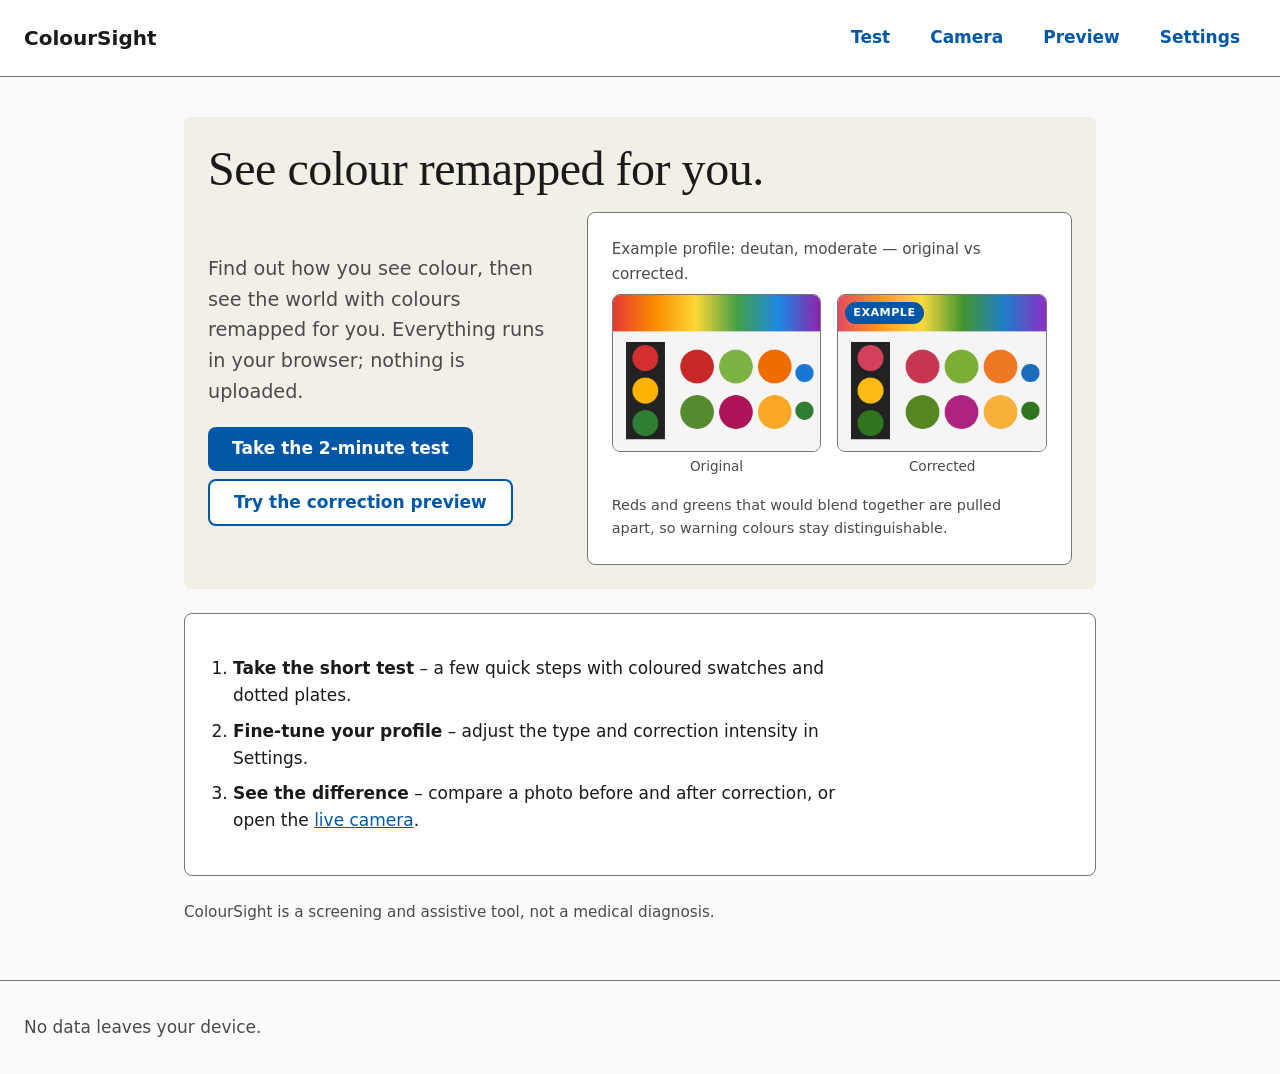
<file: app/index.html>
<!doctype html>
<html lang="en-GB">
<head>
  <meta charset="utf-8">
  <meta name="viewport" content="width=device-width, initial-scale=1">
  <title>ColourSight</title>
  <meta name="description" content="ColourSight: a personalised colour-vision test and live camera colour correction, all in your browser.">
  <link rel="stylesheet" href="styles/tokens.css">
  <link rel="stylesheet" href="styles/layout.css">
  <link rel="stylesheet" href="test/test.css">
  <!-- T7 nav mount: preview styles (allowed shell wire-up) -->
  <link rel="stylesheet" href="preview/preview.css">
  <!-- T8 shell mount: settings styles -->
  <link rel="stylesheet" href="settings/settings.css">
  <!-- Home "original vs corrected" strip styles -->
  <link rel="stylesheet" href="home/home.css">
  <!-- T10 polish: loaded last so it can override -->
  <link rel="stylesheet" href="polish/polish.css">
  <script type="module" src="lib/router.js"></script>
  <script type="module" src="test/test.js"></script>
  <!-- T7 nav mount: preview module (allowed shell wire-up) -->
  <script type="module" src="preview/preview.js"></script>
  <!-- T8 shell mount: settings module (self-mounts into #settings-root) -->
  <script type="module" src="settings/settings.js"></script>
  <!-- Home "original vs corrected" strip: reuses the preview sample scene + correction module -->
  <script type="module" src="home/home.js"></script>
  <!-- T10 polish: focus management, titles, empty states (runs last) -->
  <script type="module" src="polish/polish.js"></script>
</head>
<body>
  <a class="skip-link" href="#main">Skip to content</a>
  <header class="site-header">
    <a class="brand" href="#home">ColourSight</a>
    <nav aria-label="Main">
      <ul class="nav-list">
        <li><a href="#test" data-route="test">Test</a></li>
        <li><a href="live/">Camera</a></li>
        <!-- T7 nav mount: Preview link (allowed shell wire-up) -->
        <li><a href="#preview" data-route="preview">Preview</a></li>
        <li><a href="#settings" data-route="settings">Settings</a></li>
      </ul>
    </nav>
  </header>
  <main id="main" tabindex="-1">
    <section id="view-home" data-view="home" aria-labelledby="h-home" class="cs-home">
      <h1 id="h-home" class="cs-home-title">See colour remapped for you.</h1>
      <div class="cs-home-hero">
        <div class="cs-home-hero__copy">
          <p class="lead">Find out how you see colour, then see the world with colours remapped for you. Everything runs in your browser; nothing is uploaded.</p>
          <p class="cs-home-actions">
            <a class="button" href="#test">Take the 2-minute test</a>
            <a class="button button--secondary" href="#preview">Try the correction preview</a>
          </p>
        </div>
        <div class="cs-home-strip" data-el="home-strip">
          <p class="cs-home-strip__caption" data-el="home-strip-caption">Example profile: deutan, moderate — original vs corrected.</p>
          <div class="cs-home-strip__pair">
            <figure class="cs-home-strip__figure">
              <canvas data-el="home-strip-before" width="320" height="240" aria-label="Original sample scene, before colour correction"></canvas>
              <figcaption>Original</figcaption>
            </figure>
            <figure class="cs-home-strip__figure cs-home-strip__figure--after">
              <span class="cs-home-chip">Example</span>
              <canvas data-el="home-strip-after" width="320" height="240" aria-label="Same sample scene with colours corrected for the profile above"></canvas>
              <figcaption>Corrected</figcaption>
            </figure>
          </div>
          <p class="cs-home-strip__explain" data-el="home-strip-explain">Reds and greens that would blend together are pulled apart, so warning colours stay distinguishable.</p>
        </div>
      </div>
      <div class="cs-home-steps-band section-card">
        <ol class="cs-home-steps">
          <li><strong>Take the short test</strong> – a few quick steps with coloured swatches and dotted plates.</li>
          <li><strong>Fine-tune your profile</strong> – adjust the type and correction intensity in Settings.</li>
          <li><strong>See the difference</strong> – compare a photo before and after correction, or open the <a href="live/">live camera</a>.</li>
        </ol>
      </div>
      <p class="cs-home-note">ColourSight is a screening and assistive tool, not a medical diagnosis.</p>
    </section>
    <section id="view-test" data-view="test" aria-labelledby="h-test" hidden>
      <h1 id="h-test">Colour-vision test</h1>
      <div id="colour-test-root"></div>
    </section>
    <section id="view-camera" data-view="camera" aria-labelledby="h-camera" hidden>
      <h1 id="h-camera">Live camera</h1>
      <p>The camera tool is on one page. Your browser will ask for permission before it starts, and video never leaves your device.</p>
      <p><a class="button" href="live/">Open live camera</a></p>
    </section>
    <!-- T7 nav mount: Preview view (allowed shell wire-up for #preview) -->
    <section id="view-preview" data-view="preview" aria-labelledby="h-preview" hidden>
      <h1 id="h-preview">Correction preview</h1>
      <div id="preview-root"></div>
    </section>
    <section id="view-settings" data-view="settings" aria-labelledby="h-settings" hidden>
      <h1 id="h-settings">Settings</h1>
      <div id="settings-root"></div>
    </section>
  </main>
  <footer class="site-footer"><p>No data leaves your device.</p></footer>
</body>
</html>
</file>
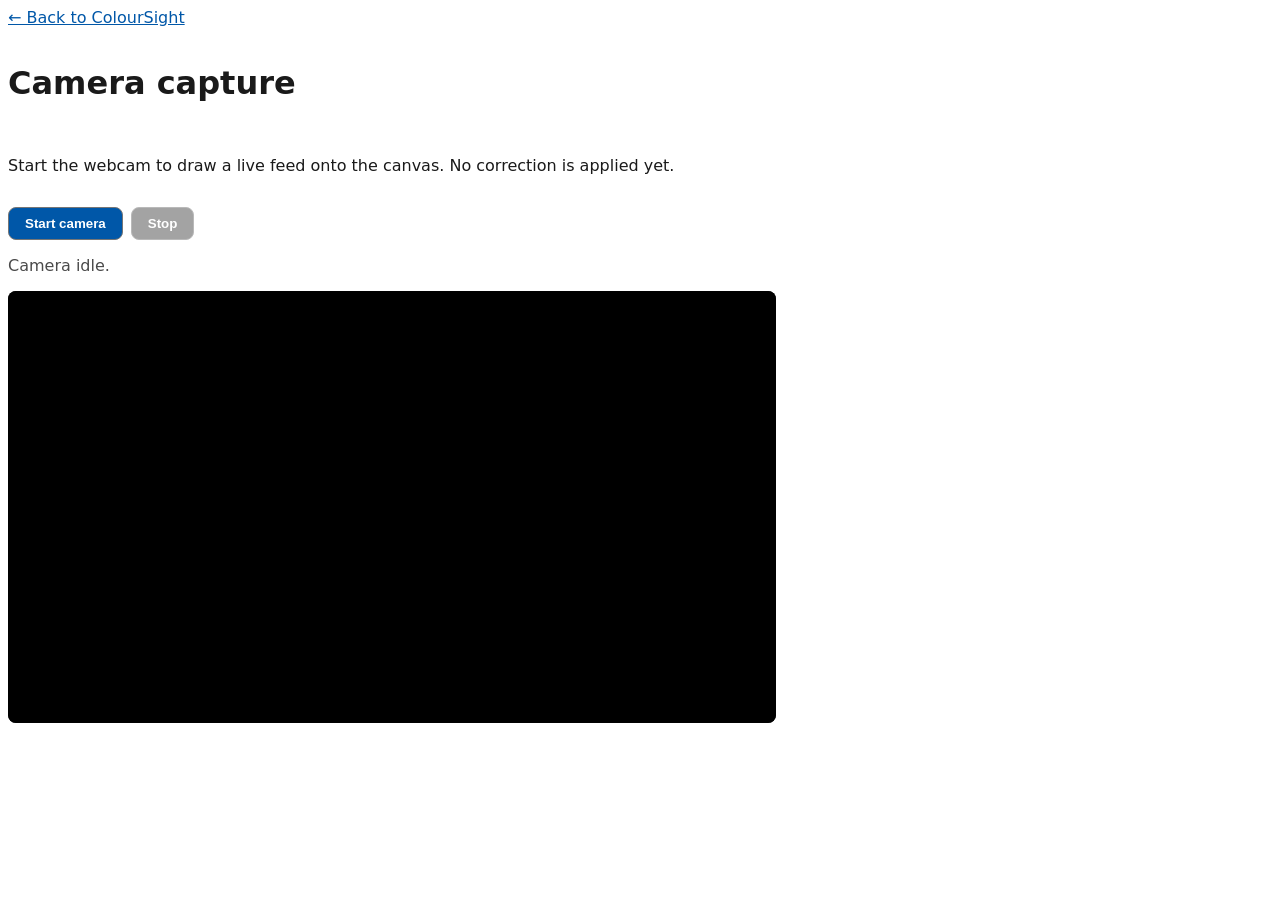
<file: app/camera/index.html>
<!doctype html>
<html lang="en-GB">
<head>
  <meta charset="utf-8">
  <meta name="viewport" content="width=device-width, initial-scale=1">
  <title>Camera capture · ColourSight</title>
  <link rel="stylesheet" href="camera.css">
</head>
<body>
  <main class="cb-camera">
    <p class="cb-camera__back"><a href="../">← Back to ColourSight</a></p>
    <h1>Camera capture</h1>
    <p>Start the webcam to draw a live feed onto the canvas. No correction is applied yet.</p>
    <div class="cb-camera__toolbar">
      <button type="button" class="cb-camera__btn" id="start-btn">Start camera</button>
      <button type="button" class="cb-camera__btn cb-camera__btn--stop" id="stop-btn" disabled>Stop</button>
    </div>
    <p class="cb-camera__status" id="status" aria-live="polite">Camera idle.</p>
    <p class="cb-camera__error" id="error" role="alert" hidden></p>
    <div class="cb-camera__stage">
      <video class="cb-camera__video" id="video" muted playsinline></video>
      <canvas class="cb-camera__canvas" id="canvas" width="640" height="360" aria-label="Live camera preview"></canvas>
    </div>
  </main>
  <script type="module">
    import { createCamera, describeCameraError } from './camera.js';

    const startBtn = document.getElementById('start-btn');
    const stopBtn = document.getElementById('stop-btn');
    const statusEl = document.getElementById('status');
    const errorEl = document.getElementById('error');
    const canvas = document.getElementById('canvas');
    const video = document.getElementById('video');

    function setError(message) {
      if (!message) {
        errorEl.hidden = true;
        errorEl.textContent = '';
        return;
      }
      errorEl.hidden = false;
      errorEl.textContent = message;
    }

    const camera = createCamera({
      canvas,
      video,
      onState(state) {
        const labels = {
          idle: 'Camera idle.',
          starting: 'Requesting camera permission…',
          running: 'Camera running — live frames on canvas.',
          stopping: 'Stopping camera…',
        };
        statusEl.textContent = labels[state] ?? state;
        startBtn.disabled = state === 'starting' || state === 'running';
        stopBtn.disabled = state === 'idle' || state === 'stopping';
      },
      onError(message) {
        setError(message);
      },
    });

    startBtn.addEventListener('click', async () => {
      setError('');
      try {
        await camera.start();
      } catch (err) {
        setError(err?.userMessage || describeCameraError(err));
      }
    });

    stopBtn.addEventListener('click', () => {
      camera.stop();
      setError('');
    });

    window.addEventListener('pagehide', () => camera.stop());
  </script>
</body>
</html>
</file>
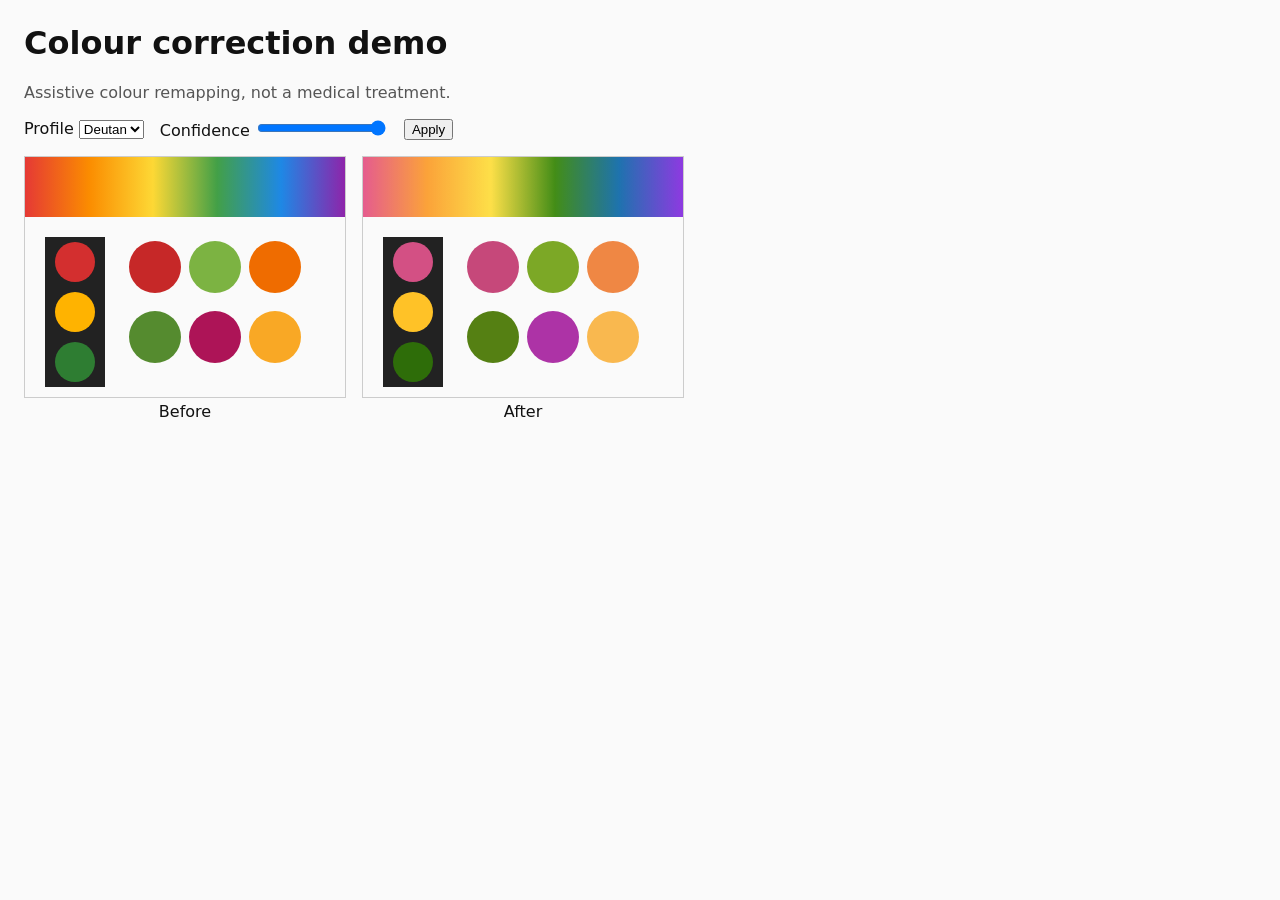
<file: app/correct/index.html>
<!doctype html>
<html lang="en">
<head>
<meta charset="utf-8">
<meta name="viewport" content="width=device-width, initial-scale=1">
<title>ColourSight – correction demo</title>
<link rel="stylesheet" href="correct.css">
</head>
<body>
<h1>Colour correction demo</h1>
<p class="note">Assistive colour remapping, not a medical treatment.</p>
<form id="controls">
  <label>Profile
    <select id="type">
      <option value="protan">Protan</option>
      <option value="deutan" selected>Deutan</option>
      <option value="tritan">Tritan</option>
      <option value="normal">Normal</option>
    </select>
  </label>
  <label>Confidence <input id="confidence" type="range" min="0" max="1" step="0.05" value="1"></label>
  <button type="submit">Apply</button>
</form>
<div class="pair">
  <figure><canvas id="before" width="320" height="240"></canvas><figcaption>Before</figcaption></figure>
  <figure><canvas id="after" width="320" height="240"></canvas><figcaption>After</figcaption></figure>
</div>
<script type="module">
import { correctImageData } from './correct.js';
const before = document.getElementById('before').getContext('2d');
const after = document.getElementById('after').getContext('2d');

function drawSample(ctx) {
  const g = ctx.createLinearGradient(0, 0, 320, 0);
  ['#e53935','#fb8c00','#fdd835','#43a047','#1e88e5','#8e24aa'].forEach((c, i, a) => g.addColorStop(i / (a.length - 1), c));
  ctx.fillStyle = g; ctx.fillRect(0, 0, 320, 60);
  ctx.fillStyle = '#222'; ctx.fillRect(20, 80, 60, 150);
  ['#d32f2f','#ffb300','#2e7d32'].forEach((c, i) => { ctx.fillStyle = c; ctx.beginPath(); ctx.arc(50, 105 + i * 50, 20, 0, 7); ctx.fill(); });
  [['#c62828',130,110],['#7cb342',190,110],['#ef6c00',250,110],['#558b2f',130,180],['#ad1457',190,180],['#f9a825',250,180]]
    .forEach(([c, x, y]) => { ctx.fillStyle = c; ctx.beginPath(); ctx.arc(x, y, 26, 0, 7); ctx.fill(); });
}

drawSample(before);
function apply(e) {
  e && e.preventDefault();
  const profile = { type: document.getElementById('type').value, confidence: +document.getElementById('confidence').value };
  after.putImageData(correctImageData(before.getImageData(0, 0, 320, 240), profile), 0, 0);
}
document.getElementById('controls').addEventListener('submit', apply);
apply();
</script>
</body>
</html>
</file>
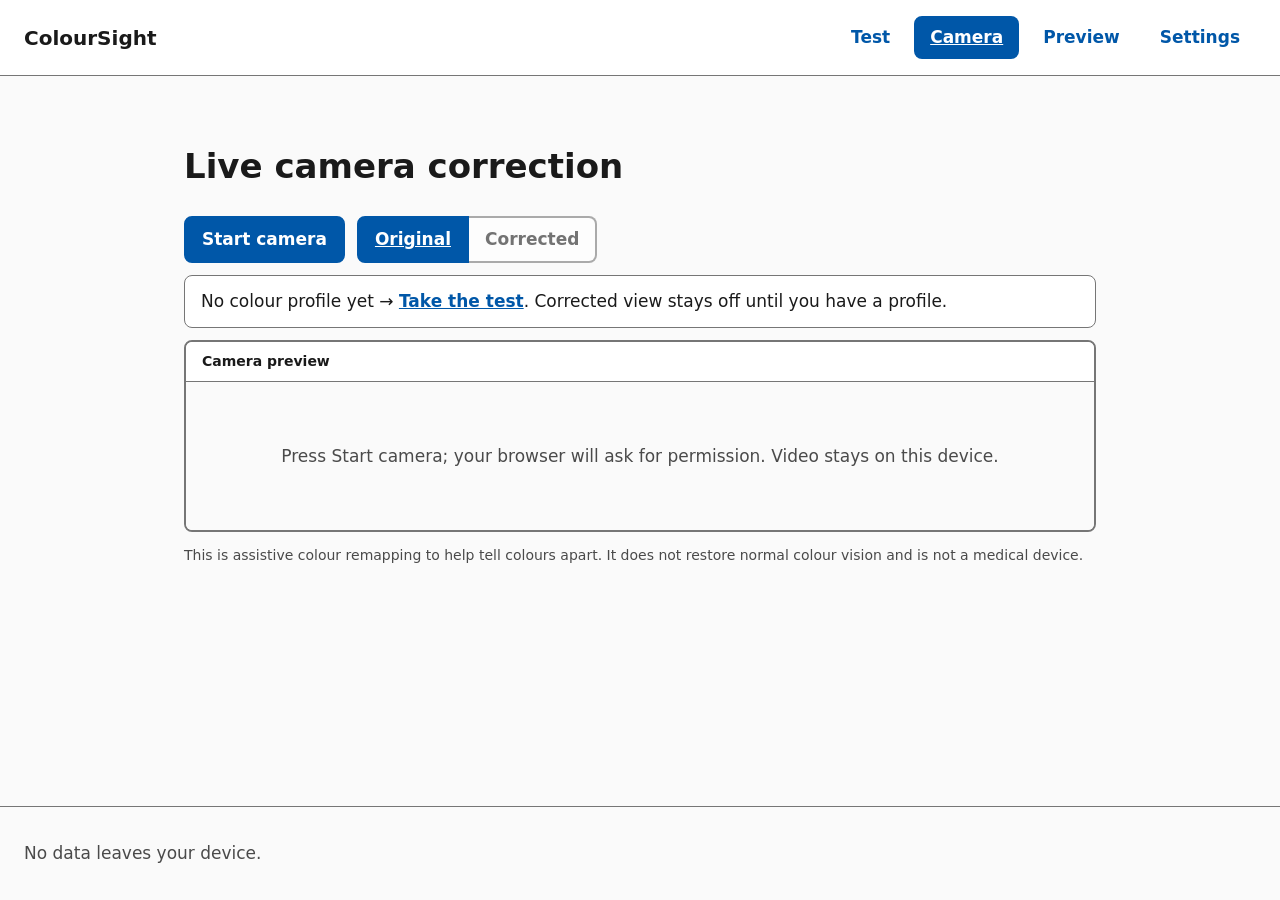
<file: app/live/index.html>
<!doctype html>
<html lang="en-GB">
<head>
  <meta charset="utf-8">
  <meta name="viewport" content="width=device-width, initial-scale=1">
  <title>Live camera correction · ColourSight</title>
  <link rel="stylesheet" href="../styles/tokens.css">
  <link rel="stylesheet" href="../styles/layout.css">
  <link rel="stylesheet" href="live.css">
</head>
<body>
  <a class="skip-link" href="#main">Skip to content</a>
  <header class="site-header">
    <a class="brand" href="../#home">ColourSight</a>
    <nav aria-label="Main">
      <ul class="nav-list">
        <li><a href="../#test">Test</a></li>
        <li><a href="./" aria-current="page">Camera</a></li>
        <li><a href="../#preview">Preview</a></li>
        <li><a href="../#settings">Settings</a></li>
      </ul>
    </nav>
  </header>
  <main id="main" tabindex="-1">
    <h1>Live camera correction</h1>
    <div id="live-root"></div>
  </main>
  <footer class="site-footer"><p>No data leaves your device.</p></footer>
  <script type="module" src="live.js"></script>
</body>
</html>
</file>
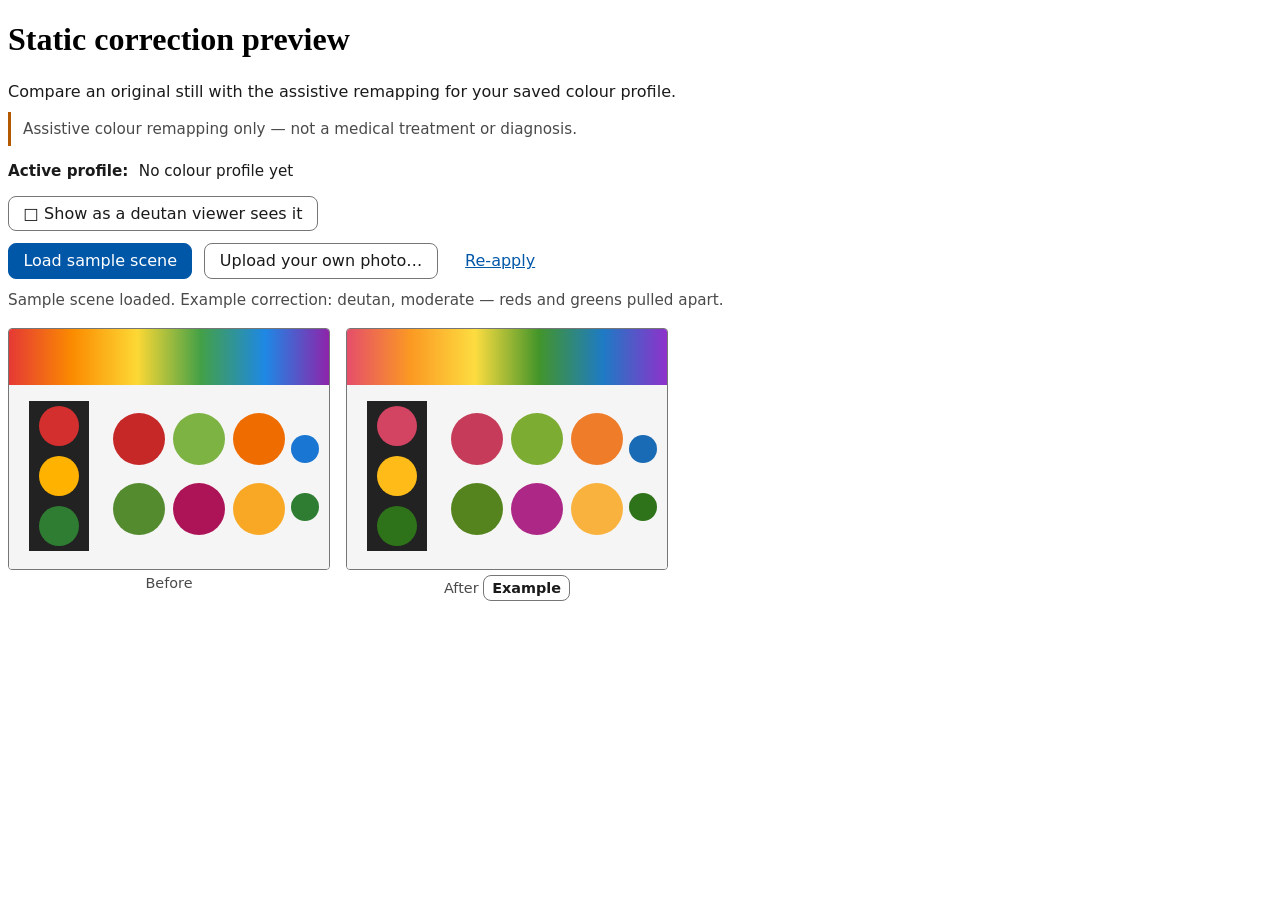
<file: app/preview/index.html>
<!doctype html>
<html lang="en-GB">
<head>
  <meta charset="utf-8">
  <meta name="viewport" content="width=device-width, initial-scale=1">
  <title>Static correction preview · ColourSight</title>
  <link rel="stylesheet" href="../styles/tokens.css">
  <link rel="stylesheet" href="preview.css">
</head>
<body>
  <main class="cs-preview-page">
    <h1>Static correction preview</h1>
    <div id="preview-root"></div>
  </main>
  <script type="module" src="preview.js"></script>
</body>
</html>
</file>
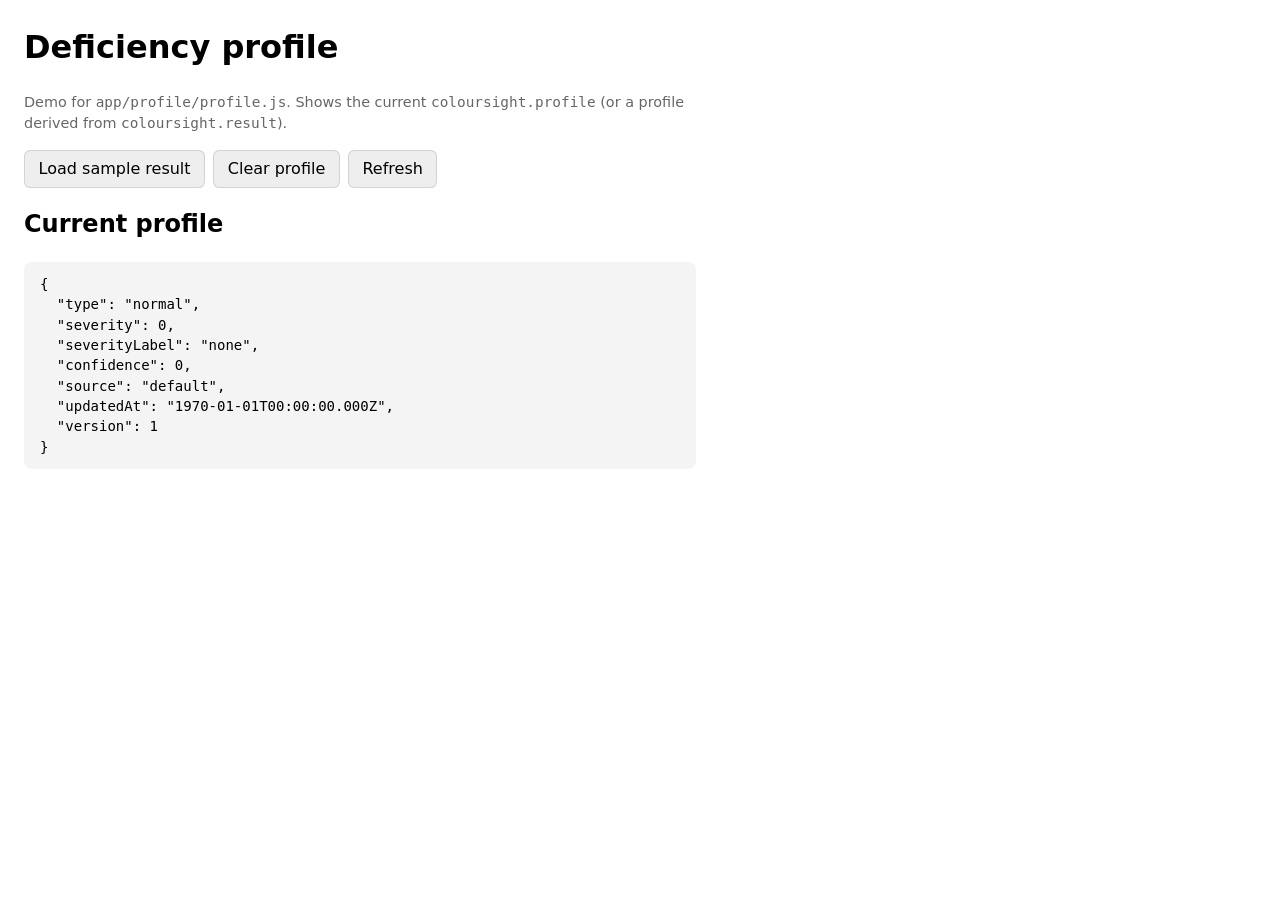
<file: app/profile/index.html>
<!doctype html>
<html lang="en-GB">
<head>
  <meta charset="utf-8">
  <meta name="viewport" content="width=device-width, initial-scale=1">
  <title>Profile demo · ColourSight</title>
  <style>
    :root {
      color-scheme: light dark;
      font-family: system-ui, sans-serif;
      line-height: 1.45;
    }
    body { margin: 1.5rem; max-width: 42rem; }
    pre {
      padding: 0.75rem 1rem;
      border-radius: 0.5rem;
      background: #f4f4f5;
      overflow: auto;
      font-size: 0.875rem;
    }
    @media (prefers-color-scheme: dark) {
      pre { background: #1c1c1e; }
    }
    .toolbar { display: flex; flex-wrap: wrap; gap: 0.5rem; margin: 1rem 0; }
    button {
      font: inherit;
      padding: 0.4rem 0.85rem;
      border-radius: 0.4rem;
      border: 1px solid #8884;
      background: #eee;
      cursor: pointer;
    }
    @media (prefers-color-scheme: dark) {
      button { background: #2c2c2e; color: inherit; }
    }
    .hint { color: #666; font-size: 0.9rem; }
  </style>
</head>
<body>
  <main>
    <h1>Deficiency profile</h1>
    <p class="hint">
      Demo for <code>app/profile/profile.js</code>. Shows the current
      <code>coloursight.profile</code> (or a profile derived from
      <code>coloursight.result</code>).
    </p>
    <div class="toolbar">
      <button type="button" id="load-sample">Load sample result</button>
      <button type="button" id="clear-profile">Clear profile</button>
      <button type="button" id="refresh">Refresh</button>
    </div>
    <h2>Current profile</h2>
    <pre id="out" aria-live="polite">{}</pre>
  </main>
  <script type="module">
    import {
      clearProfile,
      getProfile,
      profileFromResult,
      setProfile,
      subscribe,
    } from './profile.js';

    const RESULT_KEY = 'coloursight.result';
    const out = document.getElementById('out');

    const sampleResult = {
      type: 'deutan',
      confidence: 0.82,
      scores: { protan: 0.2, deutan: 0.85, tritan: 0.1 },
      answers: [],
      completedAt: new Date().toISOString(),
      controlCorrect: 2,
      controlTotal: 2,
    };

    function render() {
      out.textContent = JSON.stringify(getProfile(), null, 2);
    }

    document.getElementById('load-sample').addEventListener('click', () => {
      localStorage.setItem(RESULT_KEY, JSON.stringify(sampleResult));
      setProfile(profileFromResult(sampleResult));
      render();
    });

    document.getElementById('clear-profile').addEventListener('click', () => {
      clearProfile();
      localStorage.removeItem(RESULT_KEY);
      render();
    });

    document.getElementById('refresh').addEventListener('click', render);

    subscribe(render);
    render();
  </script>
</body>
</html>
</file>
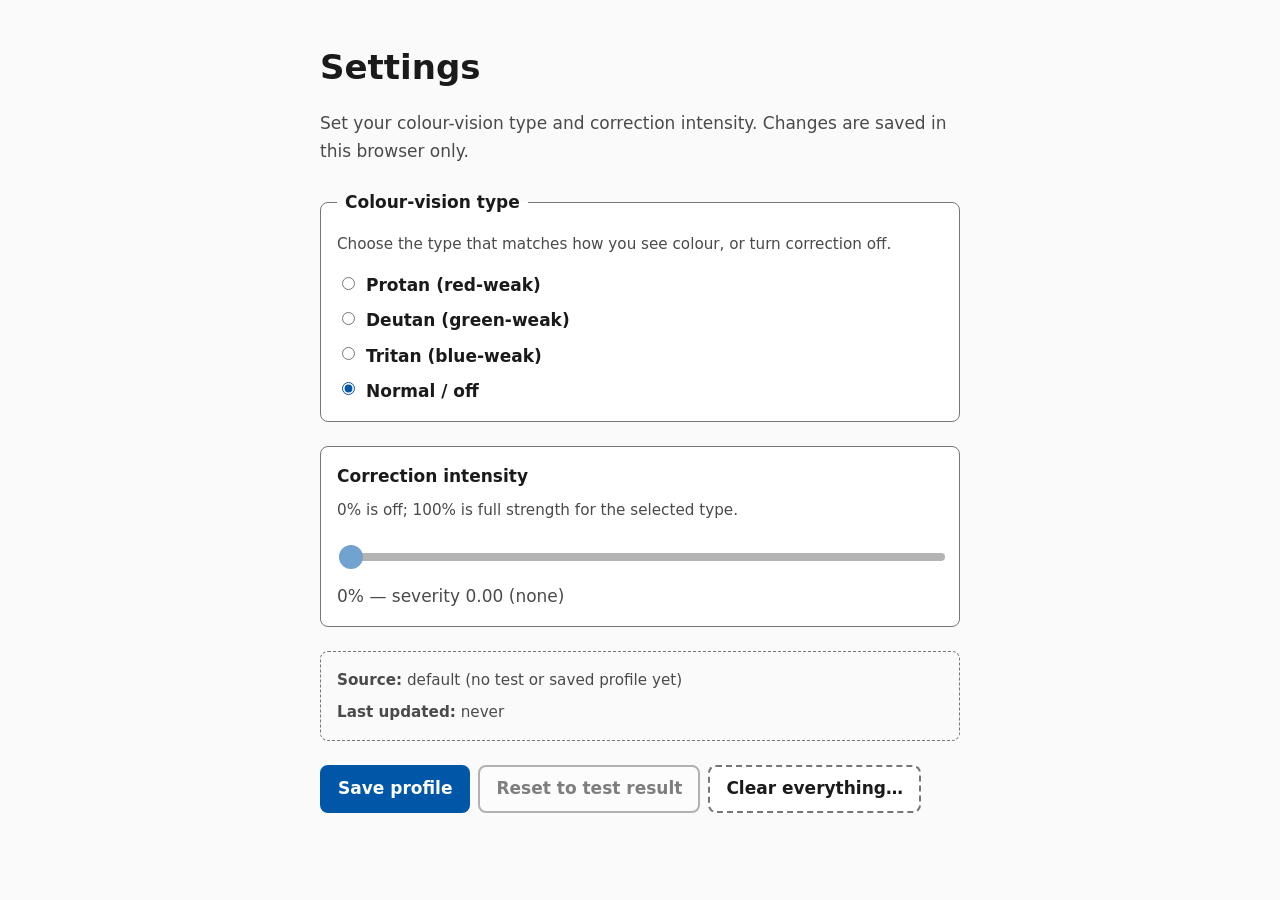
<file: app/settings/index.html>
<!doctype html>
<html lang="en-GB">
<head>
  <meta charset="utf-8">
  <meta name="viewport" content="width=device-width, initial-scale=1">
  <title>Settings · ColourSight</title>
  <meta name="description" content="Adjust your ColourSight colour-vision profile type and correction intensity. Stored only on this device.">
  <link rel="stylesheet" href="../styles/tokens.css">
  <link rel="stylesheet" href="settings.css">
  <style>
    body {
      margin: 0;
      font-family: var(--font-sans);
      font-size: var(--text-base);
      line-height: var(--leading);
      background: var(--colour-bg);
      color: var(--colour-text);
      padding: var(--space-5) var(--space-4);
    }
    main { max-width: 40rem; margin: 0 auto; }
    h1 { margin: 0 0 var(--space-3); }
    .lead { color: var(--colour-muted); margin: 0 0 var(--space-4); }
    :focus-visible { outline: 3px solid var(--colour-focus); outline-offset: 3px; }
  </style>
</head>
<body>
  <main>
    <h1>Settings</h1>
    <p class="lead">Set your colour-vision type and correction intensity. Changes are saved in this browser only.</p>
    <div id="settings-root"></div>
  </main>
  <script type="module" src="settings.js"></script>
</body>
</html>
</file>
<file: app/styles/tokens.css>
/* Design tokens. Palette uses blue/orange accents (Okabe-Ito derived),
   distinguishable across common colour-vision deficiencies.
   Contrast (WCAG AA): text #1a1a1a on #fafafa ~16.9:1; muted #4a4a4a on #fafafa ~8.6:1;
   accent #0057a8 on #fafafa ~7.0:1; white on #0057a8 ~7.3:1;
   focus ring #b35900 on #fafafa ~4.6:1 (non-text 3:1 met). */
:root {
  --colour-bg: #fafafa;
  --colour-surface: #ffffff;
  --colour-text: #1a1a1a;
  --colour-muted: #4a4a4a;
  --colour-border: #767676;
  --colour-accent: #0057a8;
  --colour-accent-text: #ffffff;
  --colour-focus: #b35900;
  /* Quiet warm-neutral section band, between --colour-bg and --colour-surface.
     Text contrast on it is effectively unchanged from --colour-bg (both near-white). */
  --colour-band: #f2efe7;

  --font-sans: system-ui, -apple-system, "Segoe UI", Roboto, sans-serif;
  /* Local/system serif stack for page <h1> titles only — a second intentional
     voice alongside --font-sans, no network font request. */
  --font-display: ui-serif, Georgia, "Iowan Old Style", "Palatino Linotype", "Times New Roman", serif;
  --text-base: 1.0625rem;
  --leading: 1.6;
  --space-1: 0.25rem;
  --space-2: 0.5rem;
  --space-3: 1rem;
  --space-4: 1.5rem;
  --space-5: 2.5rem;
  --radius: 0.5rem;
  --max-width: 60rem;
  /* Single orchestrated load animation duration (home hero only); the global
     prefers-reduced-motion override in polish.css already caps this to 0.01ms. */
  --motion-hero: 480ms;
}
</file>
<file: app/styles/layout.css>
*, *::before, *::after { box-sizing: border-box; }
body {
  margin: 0; font-family: var(--font-sans); font-size: var(--text-base);
  line-height: var(--leading); background: var(--colour-bg); color: var(--colour-text);
  min-height: 100vh; display: flex; flex-direction: column;
}
a { color: var(--colour-accent); }
:focus-visible { outline: 3px solid var(--colour-focus); outline-offset: 3px; }
.skip-link { position: absolute; left: -999px; top: var(--space-2); }
.skip-link:focus { left: var(--space-2); background: var(--colour-surface); padding: var(--space-2); }
.site-header {
  display: flex; flex-wrap: wrap; align-items: center; justify-content: space-between;
  gap: var(--space-3); padding: var(--space-3) var(--space-4);
  background: var(--colour-surface); border-bottom: 1px solid var(--colour-border);
}
.brand { font-weight: 700; font-size: 1.25rem; text-decoration: none; color: var(--colour-text); }
.nav-list { list-style: none; display: flex; gap: var(--space-2); margin: 0; padding: 0; }
.nav-list a {
  display: inline-block; padding: var(--space-2) var(--space-3); border-radius: var(--radius);
  text-decoration: none; font-weight: 600;
}
.nav-list a:hover { text-decoration: underline; }
/* Current page: filled + underlined, so it is not signalled by colour alone. */
.nav-list a[aria-current="page"] {
  background: var(--colour-accent); color: var(--colour-accent-text); text-decoration: underline;
}
main { flex: 1; width: 100%; max-width: var(--max-width); margin: 0 auto; padding: var(--space-5) var(--space-4); }
main:focus { outline: none; }
.lead { font-size: 1.2rem; color: var(--colour-muted); max-width: 40rem; }
.button {
  display: inline-block; padding: var(--space-2) var(--space-4); border-radius: var(--radius);
  background: var(--colour-accent); color: var(--colour-accent-text); font-weight: 600; text-decoration: none;
}
.site-footer { padding: var(--space-3) var(--space-4); color: var(--colour-muted); border-top: 1px solid var(--colour-border); }
@media (prefers-reduced-motion: reduce) { * { transition: none !important; animation: none !important; } }

/* Shared section-rhythm utilities (opt-in via class; no effect unless applied).
   Two distinct quiet surfaces so sections don't all read as the same bordered card. */
.section-band {
  background: var(--colour-band);
  border-radius: var(--radius);
  padding: var(--space-4);
}
.section-card {
  background: var(--colour-surface);
  border: 1px solid var(--colour-border);
  border-radius: var(--radius);
  padding: var(--space-4);
}
</file>
<file: app/test/test.css>
/* Colour-vision test flow — scoped under .cs-test */

.cs-test {
  max-width: 40rem;
}

.cs-test__progress {
  color: var(--colour-muted);
  font-size: 0.95rem;
  margin: 0 0 var(--space-3);
}

.cs-test__heading {
  margin: 0 0 var(--space-3);
  font-size: 1.35rem;
}

.cs-test__lead {
  color: var(--colour-muted);
  margin: 0 0 var(--space-4);
}

.cs-test__disclaimer {
  margin: var(--space-4) 0 0;
  padding: var(--space-3);
  border: 1px solid var(--colour-border);
  border-radius: var(--radius);
  background: var(--colour-surface);
  color: var(--colour-muted);
  font-size: 0.95rem;
}

.cs-test__swatches {
  display: grid;
  width: 100%;
  grid-template-columns: repeat(2, minmax(0, 1fr));
  gap: var(--space-3);
  margin: 0 0 var(--space-4);
  padding: 0;
  list-style: none;
}

@media (min-width: 32rem) {
  .cs-test__swatches {
    grid-template-columns: repeat(4, minmax(0, 1fr));
  }
}

.cs-test__swatch {
  display: flex;
  width: 100%;
  flex-direction: column;
  align-items: stretch;
  gap: var(--space-2);
  margin: 0;
  padding: 0;
  border: none;
  background: transparent;
  font: inherit;
  color: inherit;
  cursor: pointer;
  text-align: center;
}

.cs-test__swatch-chip {
  display: block;
  width: 100%;
  aspect-ratio: 1;
  margin-inline: auto;
  border-radius: var(--radius);
  border: 2px solid var(--colour-border);
}

.cs-test__swatch[aria-pressed="true"] .cs-test__swatch-chip {
  outline: 3px solid var(--colour-focus);
  outline-offset: 3px;
}

.cs-test__swatch-label {
  font-weight: 600;
  font-size: 0.95rem;
}

.cs-test__plate-wrap {
  display: flex;
  justify-content: center;
  margin: 0 0 var(--space-4);
}

.cs-test__plate {
  width: min(100%, 16rem);
  height: auto;
  border-radius: 50%;
  border: 1px solid var(--colour-border);
  background: #1a1a1a;
}

.cs-test__choices {
  display: flex;
  flex-wrap: wrap;
  gap: var(--space-2);
  margin: 0 0 var(--space-4);
  padding: 0;
  list-style: none;
}

.cs-test__choice {
  font: inherit;
  font-weight: 600;
  padding: var(--space-2) var(--space-4);
  border-radius: var(--radius);
  border: 2px solid var(--colour-border);
  background: var(--colour-surface);
  color: var(--colour-text);
  cursor: pointer;
}

.cs-test__choice[aria-pressed="true"] {
  border-style: dashed;
  background: var(--colour-accent);
  color: var(--colour-accent-text);
  text-decoration: underline;
}

.cs-test__nav {
  display: flex;
  flex-wrap: wrap;
  gap: var(--space-2);
  margin-top: var(--space-3);
}

.cs-test__nav button {
  font: inherit;
  font-weight: 600;
  padding: var(--space-2) var(--space-4);
  border-radius: var(--radius);
  border: 2px solid var(--colour-border);
  background: var(--colour-surface);
  color: var(--colour-text);
  cursor: pointer;
}

.cs-test__nav button.cs-test__primary {
  background: var(--colour-accent);
  color: var(--colour-accent-text);
  border-color: var(--colour-accent);
}

.cs-test__nav button:disabled {
  opacity: 0.5;
  cursor: not-allowed;
}

.cs-test__result-scores {
  margin: var(--space-3) 0;
  padding-left: 1.25rem;
}

.cs-test__result-scores li {
  margin-bottom: var(--space-1);
}

.cs-test__swatch-selected {
  font-size: 0.95rem;
  font-weight: 600;
}

.cs-test__hint {
  margin: var(--space-2) 0 0;
  color: var(--colour-text);
  font-size: 0.95rem;
}

/* Intro-only layout and non-interactive sample. */
.cs-test__intro .cs-test__lead { margin-bottom: var(--space-2); }
.cs-test__intro .cs-test__nav { margin-top: var(--space-2); }
.cs-test__intro .cs-test__primary:focus-visible {
  outline: 3px solid var(--colour-focus);
  outline-offset: 3px;
}
.cs-test__intro-sample { margin: var(--space-3) 0; }
.cs-test__intro-sample [role="img"] { display: flex; gap: var(--space-2); }
.cs-test__intro-sample span {
  width: 3rem;
  height: 3rem;
  border: 1px solid var(--colour-border);
  border-radius: var(--radius);
  background: #bdada0;
}
.cs-test__intro-sample span:nth-child(3) { background: #a7b49c; }
.cs-test__intro-sample figcaption { color: var(--colour-muted); font-size: 0.95rem; }
.cs-test__intro .cs-test__disclaimer { margin-top: var(--space-3); }
</file>
<file: app/preview/preview.css>
/* Scoped under .cs-preview — static correction preview. */

.cs-preview {
  position: relative;
  font-family: system-ui, -apple-system, "Segoe UI", Roboto, sans-serif;
  color: var(--colour-text);
  max-width: 48rem;
}

.cs-preview__lead {
  margin: 0 0 0.5rem;
  line-height: 1.5;
}

.cs-preview__disclaimer {
  margin: 0 0 1rem;
  padding: 0.5rem 0.75rem;
  background: var(--colour-surface);
  border-left: 3px solid var(--colour-focus);
  color: var(--colour-muted);
  font-size: 0.95rem;
}

.cs-preview__profile {
  margin: 0 0 1rem;
  font-size: 0.95rem;
}

.cs-preview__profile-label {
  font-weight: 600;
  margin-right: 0.35rem;
}

.cs-preview__sim-note {
  margin: 0 0 0.75rem;
  color: var(--colour-muted);
  font-size: 0.95rem;
}

.cs-preview__sim-toggle {
  margin-bottom: 0.75rem;
}

.cs-preview__btn:disabled {
  opacity: 0.6;
  cursor: not-allowed;
}

.cs-preview__toolbar {
  display: flex;
  flex-wrap: wrap;
  gap: 0.75rem;
  align-items: center;
  margin-bottom: 0.75rem;
}

.cs-preview__btn {
  font: inherit;
  padding: 0.45rem 0.9rem;
  border: 1px solid var(--colour-border);
  border-radius: 0.5rem;
  background: var(--colour-surface);
  color: var(--colour-text);
  cursor: pointer;
}

.cs-preview__btn:hover {
  background: var(--colour-bg);
}

.cs-preview__btn:focus-visible {
  outline: 2px solid var(--colour-focus);
  outline-offset: 2px;
}

.cs-preview__btn--primary {
  background: var(--colour-accent);
  border-color: var(--colour-accent);
  color: var(--colour-accent-text);
}

.cs-preview__btn--primary:hover {
  background: var(--colour-accent);
}

.cs-preview__file-input {
  position: absolute;
  left: -999px;
  width: 1px;
  height: 1px;
  padding: 0;
  margin: -1px;
  overflow: hidden;
  clip: rect(0, 0, 0, 0);
  white-space: nowrap;
  border: 0;
}

.cs-preview__status {
  min-height: 1.4em;
  margin: 0 0 1rem;
  color: var(--colour-muted);
  font-size: 0.95rem;
}

.cs-preview__pair {
  display: flex;
  flex-wrap: wrap;
  gap: 1rem;
}

.cs-preview__figure {
  margin: 0;
}

.cs-preview__figure canvas {
  display: block;
  border: 1px solid var(--colour-border);
  border-radius: 0.25rem;
  max-width: 100%;
  background: var(--colour-surface);
}

.cs-preview__figure figcaption {
  text-align: center;
  margin-top: 0.35rem;
  font-size: 0.9rem;
  color: var(--colour-muted);
}

.cs-preview__btn--primary:hover { text-decoration: underline; }
.cs-preview__btn--text,
.cs-preview__btn--text:hover {
  background: transparent;
  border-color: transparent;
  color: var(--colour-accent);
  text-decoration: underline;
}
.cs-preview__sim-toggle::before { content: '□ '; font-weight: 700; }
.cs-preview__sim-toggle[aria-pressed="true"]::before { content: '✓ '; }
.cs-preview__sim-toggle[aria-pressed="true"] {
  border-style: dashed;
  text-decoration: underline;
}
.cs-preview__example {
  display: inline-block;
  padding: var(--space-1) var(--space-2);
  border: 1px solid var(--colour-border);
  border-radius: var(--radius);
  background: var(--colour-surface);
  color: var(--colour-text);
  font-weight: 700;
}
.cs-preview__example[hidden] { display: none; }
</file>
<file: app/settings/settings.css>
/* ColourSight settings — scoped under .cs-settings */

.cs-settings {
  max-width: 40rem;
}

.cs-settings__form {
  display: flex;
  flex-direction: column;
  gap: var(--space-4);
  margin: 0;
}

.cs-settings__fieldset {
  margin: 0;
  padding: var(--space-3);
  border: 1px solid var(--colour-border);
  border-radius: var(--radius);
  background: var(--colour-surface);
}

.cs-settings__fieldset legend {
  font-weight: 700;
  padding: 0 var(--space-2);
}

.cs-settings__hint {
  margin: 0 0 var(--space-3);
  color: var(--colour-muted);
  font-size: 0.95rem;
}

.cs-settings__radios {
  display: flex;
  flex-direction: column;
  gap: var(--space-2);
}

.cs-settings__radio {
  display: flex;
  align-items: flex-start;
  gap: var(--space-2);
}

.cs-settings__radio input {
  margin-top: 0.35em;
  accent-color: var(--colour-accent);
}

.cs-settings__radio label {
  font-weight: 600;
  cursor: pointer;
}

.cs-settings__field {
  margin: 0;
  padding: var(--space-3);
  border: 1px solid var(--colour-border);
  border-radius: var(--radius);
  background: var(--colour-surface);
}

.cs-settings__label {
  display: block;
  font-weight: 700;
  margin-bottom: var(--space-2);
}

.cs-settings__slider-row {
  display: flex;
  flex-direction: column;
  gap: var(--space-2);
}

.cs-settings__slider-row input[type="range"] {
  width: 100%;
  accent-color: var(--colour-accent);
}

.cs-settings__slider-row input[type="range"]:disabled {
  opacity: 0.55;
  cursor: not-allowed;
}

.cs-settings__readout {
  margin: 0;
  font-variant-numeric: tabular-nums;
  color: var(--colour-muted);
}

.cs-settings__meta {
  margin: 0;
  padding: var(--space-3);
  border: 1px dashed var(--colour-border);
  border-radius: var(--radius);
  background: var(--colour-bg);
  color: var(--colour-muted);
  font-size: 0.95rem;
}

.cs-settings__meta p {
  margin: 0 0 var(--space-2);
}

.cs-settings__meta p:last-child {
  margin-bottom: 0;
}

.cs-settings__actions {
  display: flex;
  flex-wrap: wrap;
  gap: var(--space-2);
}

.cs-settings__actions button {
  font: inherit;
  font-weight: 600;
  padding: var(--space-2) var(--space-3);
  border-radius: var(--radius);
  border: 2px solid var(--colour-border);
  background: var(--colour-surface);
  color: var(--colour-text);
  cursor: pointer;
}

.cs-settings__actions button:hover:not(:disabled) {
  text-decoration: underline;
}

.cs-settings__actions button:disabled {
  opacity: 0.55;
  cursor: not-allowed;
}

.cs-settings__primary {
  background: var(--colour-accent) !important;
  color: var(--colour-accent-text) !important;
  border-color: var(--colour-accent) !important;
}

.cs-settings__danger {
  border-style: dashed !important;
}

.cs-settings__status {
  min-height: 1.5em;
  margin: var(--space-3) 0 0;
  color: var(--colour-muted);
  font-size: 0.95rem;
}

.cs-settings__slider-row input[type="range"] {
  appearance: none;
  -webkit-appearance: none;
  height: 2rem;
  background: var(--colour-surface);
}
.cs-settings__slider-row input[type="range"]::-webkit-slider-runnable-track {
  height: 0.5rem;
  border-radius: var(--radius);
  background: var(--colour-border);
}
.cs-settings__slider-row input[type="range"]::-moz-range-track {
  height: 0.5rem;
  border-radius: var(--radius);
  background: var(--colour-border);
}
.cs-settings__slider-row input[type="range"]::-webkit-slider-thumb {
  -webkit-appearance: none;
  width: 1.5rem;
  height: 1.5rem;
  margin-top: -0.5rem;
  border: 2px solid var(--colour-accent);
  border-radius: 50%;
  background: var(--colour-accent);
}
.cs-settings__slider-row input[type="range"]::-moz-range-thumb {
  width: 1.5rem;
  height: 1.5rem;
  box-sizing: border-box;
  border: 2px solid var(--colour-accent);
  border-radius: 50%;
  background: var(--colour-accent);
}
.cs-settings__slider-row input[type="range"]:focus-visible {
  outline: 3px solid var(--colour-focus);
  outline-offset: 3px;
}
</file>
<file: app/home/home.css>
/* Home hero: headline, lead/CTAs and the "original vs corrected" demo card,
   on a quiet tinted band; then a plain-surface "how it works" card; then a
   plain disclaimer line. Three distinct quiet surfaces, not three identical
   bordered cards (see fe-redesign-a-plan.md). */

.cs-home-title {
  background: var(--colour-band);
  margin: 0;
  padding: var(--space-4) var(--space-4) 0;
  border-radius: var(--radius) var(--radius) 0 0;
}

.cs-home-hero {
  background: var(--colour-band);
  margin: 0 0 var(--space-4);
  padding: var(--space-3) var(--space-4) var(--space-4);
  border-radius: 0 0 var(--radius) var(--radius);
  display: flex;
  flex-wrap: wrap;
  align-items: center;
  gap: var(--space-4);
}

.cs-home-hero__copy {
  flex: 1 1 18rem;
  min-width: 16rem;
  max-width: 26rem;
}

/* One orchestrated load animation for the hero band (title + hero row share
   the same timing so it reads as a single reveal, not a staggered sequence).
   The global prefers-reduced-motion override in polish.css caps this to
   0.01ms for users who ask for less motion. */
.cs-home-title,
.cs-home-hero {
  animation: cs-home-in var(--motion-hero) ease-out both;
}
@keyframes cs-home-in {
  from { opacity: 0; transform: translateY(0.75rem); }
  to { opacity: 1; transform: none; }
}

.cs-home-strip {
  margin: 0;
  flex: 2 1 22rem;
  max-width: 36rem;
  background: var(--colour-surface);
  border: 1px solid var(--colour-border);
  border-radius: var(--radius);
  padding: var(--space-4);
}

.cs-home-strip__caption {
  margin: 0 0 0.5rem;
  color: var(--colour-muted);
  font-size: 0.95rem;
}

.cs-home-strip__pair {
  display: flex;
  flex-wrap: wrap;
  gap: var(--space-3);
}

.cs-home-strip__figure {
  margin: 0;
  flex: 1 1 0;
  min-width: 7rem;
  position: relative;
}

.cs-home-strip__figure canvas {
  display: block;
  width: 100%;
  height: auto;
  border: 1px solid var(--colour-border);
  border-radius: var(--radius);
  background: #fff;
}

.cs-home-strip__figure figcaption {
  margin-top: 0.3rem;
  text-align: center;
  font-size: 0.85rem;
  color: var(--colour-muted);
}

/* "Example" names the scene as a sample, not the viewer's own photo — the
   meaning is carried by the text, colour is decoration only. */
.cs-home-chip {
  position: absolute;
  top: 0.5rem;
  left: 0.5rem;
  background: var(--colour-accent);
  color: var(--colour-accent-text);
  font-size: 0.7rem;
  font-weight: 700;
  letter-spacing: 0.04em;
  text-transform: uppercase;
  padding: 0.2rem 0.5rem;
  border-radius: 999px;
  line-height: 1.4;
}

.cs-home-strip__explain {
  margin: var(--space-3) 0 0;
  color: var(--colour-muted);
  font-size: 0.9rem;
}

.cs-home-steps-band { margin: 0 0 var(--space-4); }

@media (max-width: 26rem) {
  .cs-home-strip { padding: var(--space-2); }
  .cs-home-strip__pair { gap: var(--space-2); }
}

@media (max-width: 22.5rem) {
  .cs-home-strip__figure { flex: 1 1 100%; }
}
</file>
<file: app/polish/polish.css>
/* ColourSight UX + accessibility polish.
   Loaded last in index.html so it can gently override feature styles.
   Nothing here relies on colour alone: states also use borders, underlines or text. */

/* ---------- Base readability ---------- */
html { -webkit-text-size-adjust: 100%; text-size-adjust: 100%; }
body { overflow-wrap: break-word; }
code { overflow-wrap: anywhere; }
/* One display face for page titles only (not body text, not the header brand
   wordmark), using a local/system serif stack — no network font request. */
h1 {
  font-family: var(--font-display);
  font-weight: 500;
  font-size: clamp(2rem, 4.5vw + 0.75rem, 3rem);
  line-height: 1.15;
  letter-spacing: -0.01em;
}
h1[tabindex="-1"]:focus,
h1[tabindex="-1"]:focus-visible { outline: none; box-shadow: none; }

/* Media never forces horizontal scroll and keeps its aspect ratio. */
img, svg, video, canvas { max-width: 100%; }
img, video, canvas { height: auto; }
.cs-preview__figure { min-width: 0; max-width: 100%; }

/* ---------- Visible focus everywhere ---------- */
:where(a, button, input, select, textarea, summary, [tabindex]):focus-visible {
  outline: 3px solid var(--colour-focus);
  outline-offset: 3px;
  /* White halo keeps the ring visible on dark or accent backgrounds. */
  box-shadow: 0 0 0 3px #ffffff;
}
main:focus-visible { outline: none; box-shadow: none; }

/* ---------- Skip link ---------- */
.skip-link {
  z-index: 100;
  display: inline-flex; align-items: center; min-height: 44px;
  padding: var(--space-2) var(--space-3);
  background: var(--colour-surface); color: var(--colour-accent);
  border: 2px solid var(--colour-accent); border-radius: var(--radius);
  font-weight: 700;
}
.skip-link:focus { left: var(--space-2); }

/* ---------- Header + nav: wraps on narrow screens ---------- */
.site-header { row-gap: var(--space-2); }
.site-header nav { max-width: 100%; }
.nav-list { flex-wrap: wrap; row-gap: var(--space-2); }
.brand, .nav-list a {
  display: inline-flex; align-items: center; min-height: 44px; min-width: 44px;
}
.nav-list a { justify-content: center; }
@media (max-width: 30rem) {
  .site-header { padding: var(--space-2) var(--space-3); }
  .site-header nav { width: 100%; }
  .nav-list { gap: var(--space-1); }
  .nav-list li { flex: 1 1 auto; }
  .nav-list a { width: 100%; padding: var(--space-2); }
  main { padding: var(--space-4) var(--space-3); }
}

/* ---------- Tap targets (≥ 44px) ---------- */
button, .button, input[type="file"], select, .cs-preview__file {
  min-height: 44px;
}
.button { display: inline-flex; align-items: center; justify-content: center; }
.button:hover { text-decoration: underline; }
.button--secondary {
  background: var(--colour-surface); color: var(--colour-accent);
  border: 2px solid var(--colour-accent);
}
button:disabled { cursor: not-allowed; }
input, select, textarea, button { font-size: max(1rem, 16px); }
input[type="range"] { min-height: 44px; width: 100%; }

/* Settings radios: whole row is the target. */
.cs-settings__radio { align-items: center; min-height: 44px; }
.cs-settings__radio input { margin: 0; width: 1.25rem; height: 1.25rem; flex: none; }
.cs-settings__radio label { flex: 1; display: flex; align-items: center; min-height: 44px; }
.cs-settings__actions { display: flex; flex-wrap: wrap; gap: var(--space-2); }

/* Test + preview buttons on phones: full-width rows are easier to hit. */
@media (max-width: 30rem) {
  .cs-test__nav > *, .cs-settings__actions > *, .cs-preview__toolbar > * { flex: 1 1 100%; }
  .cs-test__choices > li { flex: 1 1 4rem; }
  .cs-test__choice { width: 100%; }
  .cs-preview__figure { flex: 1 1 100%; }
}

/* ---------- Empty-state notices (polish.js) ---------- */
.cs-polish-empty {
  max-width: 40rem;
  margin: 0 0 var(--space-4);
  padding: var(--space-3);
  border: 2px solid var(--colour-accent);
  border-left-width: 6px;
  border-radius: var(--radius);
  background: var(--colour-surface);
}
.cs-polish-empty p { margin: 0 0 var(--space-2); }
.cs-polish-empty p:last-child { margin-bottom: 0; }

/* ---------- Home ---------- */
.cs-home-steps { max-width: 40rem; padding-left: 1.5rem; }
.cs-home-steps li { margin-bottom: var(--space-2); }
.cs-home-actions { display: flex; flex-wrap: wrap; gap: var(--space-2); }
.cs-home-note { color: var(--colour-muted); font-size: 0.95rem; max-width: 40rem; }

/* ---------- Reduced motion ---------- */
@media (prefers-reduced-motion: reduce) {
  html { scroll-behavior: auto !important; }
  *, *::before, *::after {
    animation-duration: 0.01ms !important; animation-iteration-count: 1 !important;
    transition-duration: 0.01ms !important;
  }
}
</file>
<file: app/camera/camera.css>
.cb-camera {
  display: flex;
  flex-direction: column;
  gap: 1rem;
  max-width: 48rem;
  font-family: system-ui, -apple-system, "Segoe UI", Roboto, sans-serif;
  color: #1a1a1a;
}

.cb-camera__toolbar {
  display: flex;
  flex-wrap: wrap;
  gap: 0.5rem;
  align-items: center;
}

.cb-camera__btn {
  padding: 0.5rem 1rem;
  border: 1px solid #767676;
  border-radius: 0.5rem;
  background: #0057a8;
  color: #fff;
  font-weight: 600;
  cursor: pointer;
}

.cb-camera__btn:disabled {
  opacity: 0.5;
  cursor: not-allowed;
}

.cb-camera__btn--stop {
  background: #4a4a4a;
}

.cb-camera__status {
  margin: 0;
  color: #4a4a4a;
}

.cb-camera__error {
  margin: 0;
  padding: 0.75rem 1rem;
  border-radius: 0.5rem;
  background: #fff4e5;
  border: 1px solid #b35900;
  color: #1a1a1a;
}

.cb-camera__error[hidden] {
  display: none;
}

.cb-camera__stage {
  position: relative;
  background: #111;
  border-radius: 0.5rem;
  overflow: hidden;
  min-height: 12rem;
}

.cb-camera__canvas {
  display: block;
  width: 100%;
  height: auto;
  vertical-align: middle;
}

.cb-camera__video {
  position: absolute;
  width: 1px;
  height: 1px;
  opacity: 0;
  pointer-events: none;
}

.cb-camera__back { margin: 0; }
.cb-camera__back a { color: #0057a8; }
</file>
<file: app/correct/correct.css>
body { font-family: system-ui, sans-serif; margin: 1.5rem; background: #fafafa; color: #111; }
.note { color: #555; }
#controls { display: flex; gap: 1rem; align-items: center; flex-wrap: wrap; margin-bottom: 1rem; }
.pair { display: flex; gap: 1rem; flex-wrap: wrap; }
figure { margin: 0; }
canvas { border: 1px solid #ccc; max-width: 100%; display: block; }
figcaption { text-align: center; margin-top: .25rem; }
</file>
<file: app/live/live.css>
.cs-live { display: grid; gap: 0.75rem; max-width: 960px; }
.cs-live__controls { display: flex; flex-wrap: wrap; gap: 0.75rem; align-items: center; }
.cs-live button {
  font: inherit;
  font-weight: 600;
  min-height: 2.75rem;
  padding: 0.5rem 1rem;
  border: 2px solid var(--colour-border);
  border-radius: var(--radius);
  background: var(--colour-surface);
  color: var(--colour-text);
  cursor: pointer;
}
.cs-live .cs-live__start {
  background: var(--colour-accent);
  border-color: var(--colour-accent);
  color: var(--colour-accent-text);
}
.cs-live .cs-live__start.is-running {
  background: var(--colour-text);
  border-color: var(--colour-text);
  color: var(--colour-surface);
}
.cs-live button:disabled { opacity: 0.6; cursor: not-allowed; }
.cs-live__toggle { display: inline-flex; }
.cs-live__toggle button { border-radius: 0; }
.cs-live__toggle button:first-child { border-radius: var(--radius) 0 0 var(--radius); }
.cs-live__toggle button:last-child { border-radius: 0 var(--radius) var(--radius) 0; border-left: 0; }
.cs-live__toggle button[aria-pressed="true"] {
  background: var(--colour-accent);
  border-color: var(--colour-accent);
  color: var(--colour-accent-text);
  text-decoration: underline;
}
.cs-live button:focus-visible { outline: 3px solid var(--colour-focus); outline-offset: 2px; }
.cs-live__stage {
  position: relative;
  background: var(--colour-surface);
  border: 2px solid var(--colour-border);
  padding-top: 2.5rem;
  border-radius: var(--radius);
  overflow: hidden;
  min-height: 12rem;
}
.cs-live__stage.is-running { min-height: 0; }
.cs-live__display { display: block; width: 100%; height: auto; background: #111; }
.cs-live__stage:not(.is-running) .cs-live__display { display: none; }
.cs-live__idle {
  position: absolute;
  inset: 2.5rem 0 0;
  display: flex;
  align-items: center;
  justify-content: center;
  margin: 0;
  padding: var(--space-4);
  text-align: center;
  color: var(--colour-muted);
  background: var(--colour-bg);
}
.cs-live__idle[hidden] { display: none; }
.cs-live__error {
  margin: 0;
  padding: 0.75rem 1rem;
  border-radius: var(--radius);
  background: #fff4e5;
  border: 1px solid var(--colour-focus);
  color: var(--colour-text);
}
.cs-live__error[hidden] { display: none; }
.cs-live__error-prefix { font-weight: 700; margin-right: 0.35rem; }
.cs-live__notice {
  margin: 0;
  padding: 0.75rem 1rem;
  border-radius: var(--radius);
  border: 1px solid var(--colour-border);
  background: var(--colour-surface);
  color: var(--colour-text);
}
.cs-live__notice[hidden] { display: none; }
.cs-live__notice a { font-weight: 600; color: var(--colour-accent); }
.cs-live__profile, .cs-live__disclaimer { margin: 0; }
.cs-live__profile { color: var(--colour-text); }
.cs-live__disclaimer { font-size: 0.875rem; color: var(--colour-muted); }

.cs-live__stage-label {
  position: absolute;
  top: 0;
  left: 0;
  right: 0;
  padding: var(--space-2) var(--space-3);
  background: var(--colour-surface);
  color: var(--colour-text);
  border-bottom: 1px solid var(--colour-border);
  font-size: 0.875rem;
  font-weight: 600;
}
</file>
